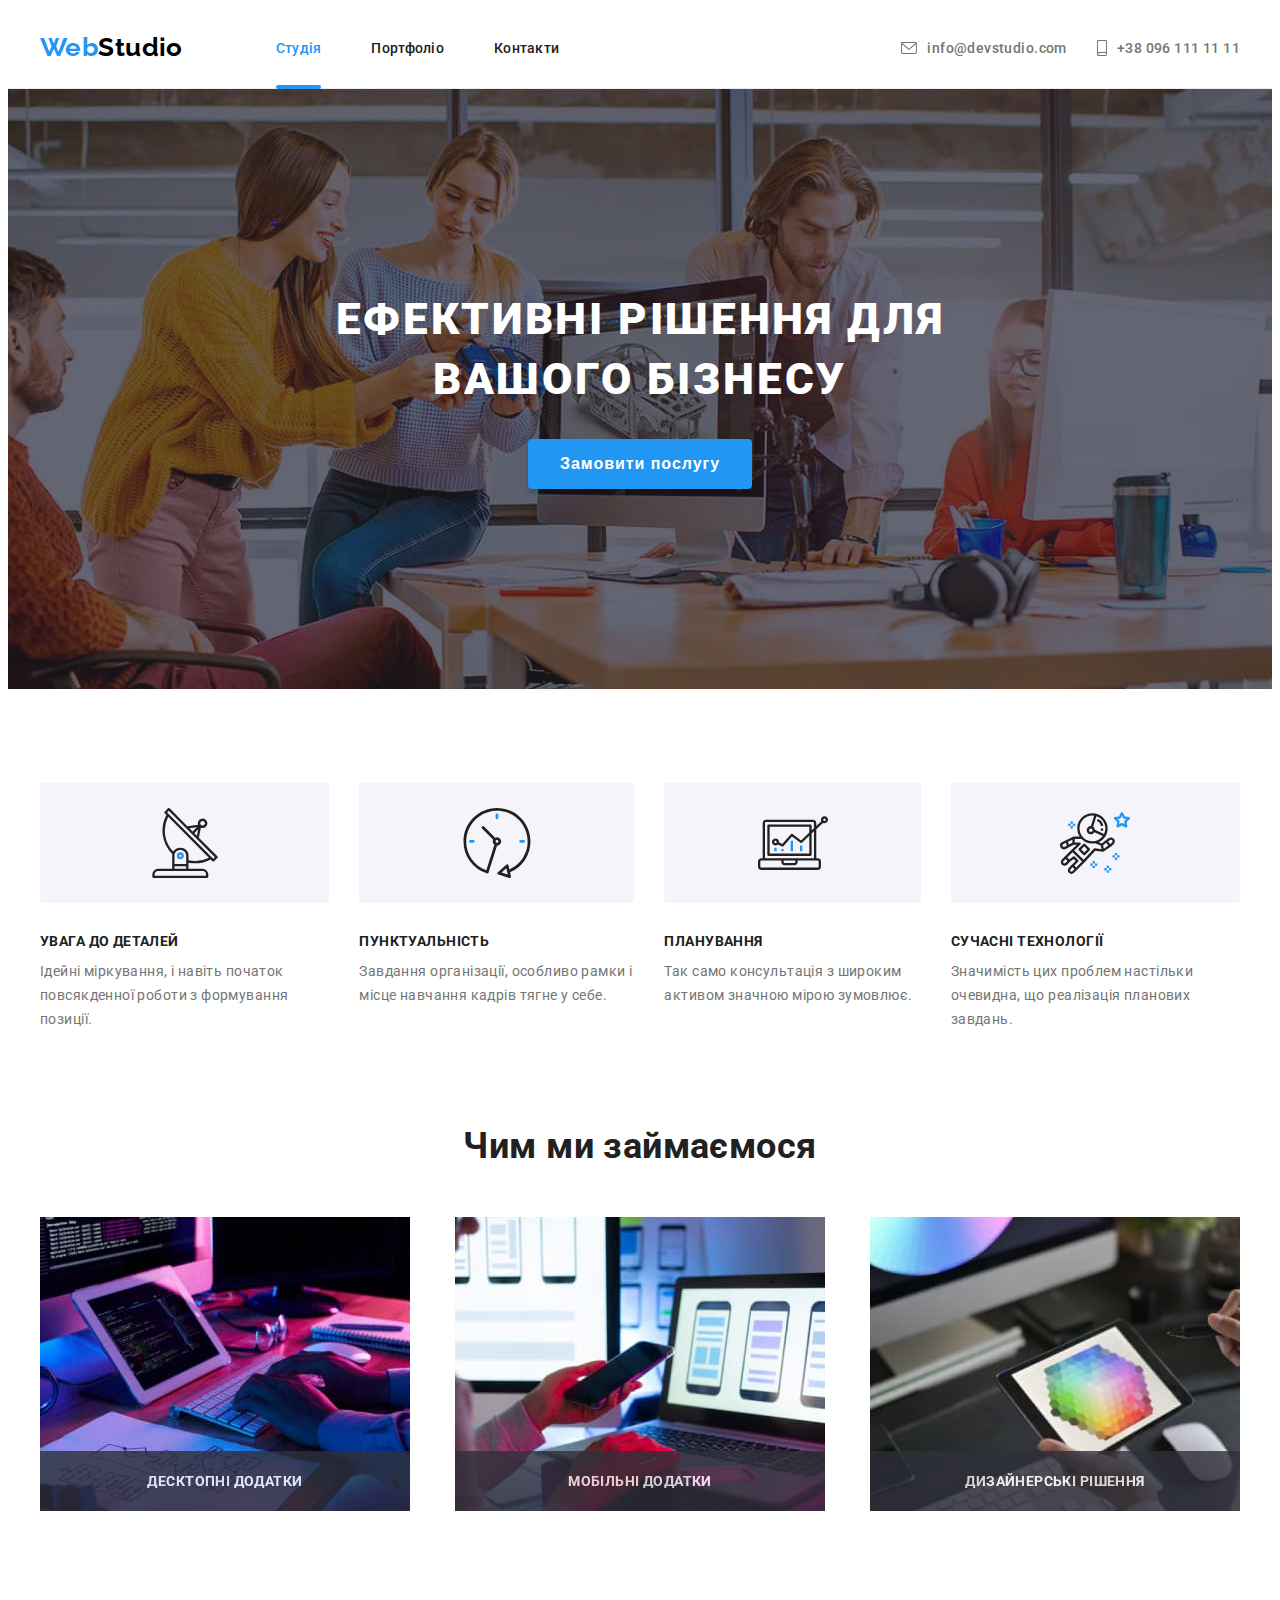
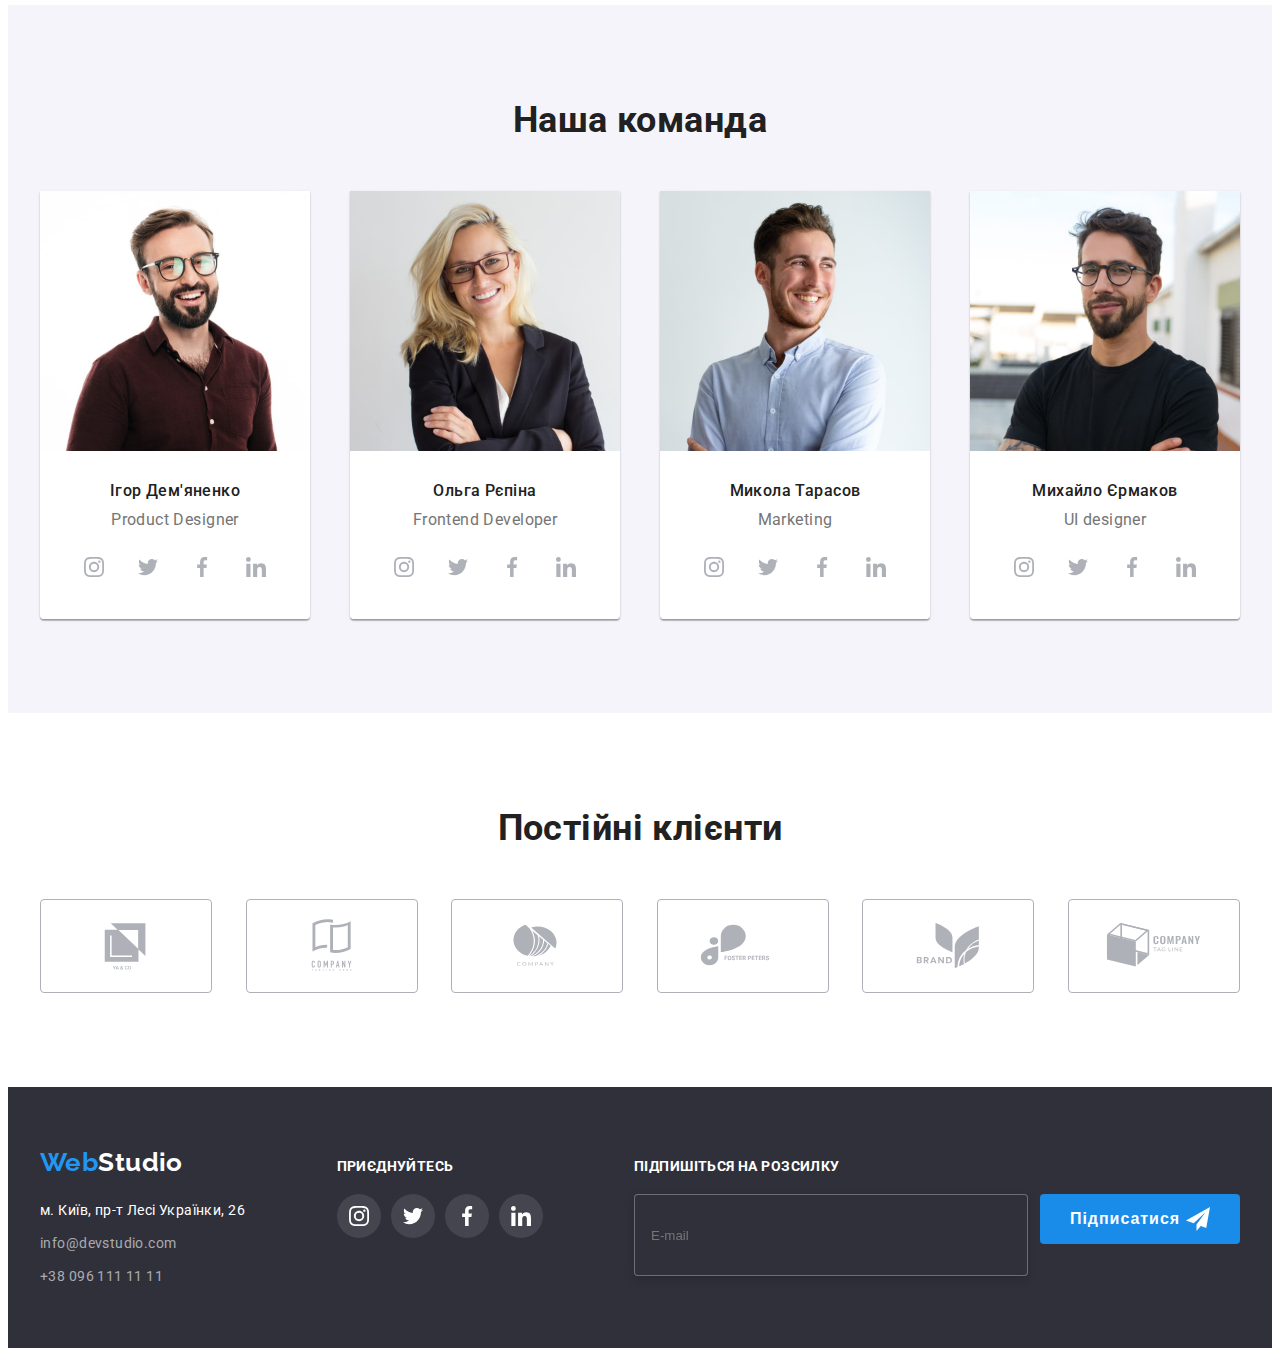
<file: index.html>
<!DOCTYPE html>
<html lang="uk">
  <head>
    <meta charset="UTF-8" />
    <meta http-equiv="X-UA-Compatible" content="IE=edge" />
    <meta name="viewport" content="width=device-width, initial-scale=1.0" />
    <title>Студія</title>
    <link rel="preconnect" href="https://fonts.googleapis.com" />
    <link rel="preconnect" href="https://fonts.gstatic.com" crossorigin />
    <link
      href="https://fonts.googleapis.com/css2?family=Raleway:wght@700&family=Roboto:wght@400;500;700;900&display=swap"
      rel="stylesheet"
    />
    <link
      rel="stylesheet"
      href="https://cdnjs.cloudflare.com/ajax/libs/modern-normalize/1.1.0/modern-normalize.min.css"
      integrity="sha512-wpPYUAdjBVSE4KJnH1VR1HeZfpl1ub8YT/NKx4PuQ5NmX2tKuGu6U/JRp5y+Y8XG2tV+wKQpNHVUX03MfMFn9Q=="
      crossorigin="anonymous"
      referrerpolicy="no-referrer"
    />
    <link rel="stylesheet" href="./css/styles.css" />
  </head>
  <body>
    <header class="page-header">
      <div class="conteiner">
        <nav class="page-header__navigation">
          <a class="logo page-header__logo--main" href="./index.html">
            <span class="logo__part">Web</span>Studio
          </a>
          <ul class="page-header__nav-list">
            <li class="page-header__nav-item">
              <a
                class="page-header__nav-link page-header__nav-link--active"
                href="./index.html"
                >Студія</a
              >
            </li>
            <li class="page-header__nav-item">
              <a class="page-header__nav-link" href="./portfolio.html"
                >Портфоліо</a
              >
            </li>
            <li class="page-header__nav-item">
              <a class="page-header__nav-link" href="">Контакти</a>
            </li>
          </ul>
        </nav>
        <ul class="page-header__contact-list">
          <li class="page-header__contact-item">
            <a
              class="page-header__contact-link"
              href="mailto:info@devstudio.com"
              ><svg class="page-header__contact-icon" width="16" height="12">
                <use href="./images/symbol-defs.svg#icon-envelope"></use>
              </svg>
              info@devstudio.com</a
            >
          </li>
          <li class="page-header__contact-item">
            <a class="page-header__contact-link" href="tel:+380961111111"
              ><svg class="page-header__contact-icon" width="10" height="16">
                <use href="./images/symbol-defs.svg#icon-smartphone"></use>
              </svg>
              +38 096 111 11 11</a
            >
          </li>
        </ul>
      </div>
    </header>
    <main>
      <!--section banner-->
      <section class="section-hero">
        <div class="conteiner">
          <h1 class="section-hero__title">
            ЕФЕКТИВНІ РІШЕННЯ ДЛЯ ВАШОГО БІЗНЕСУ
          </h1>
          <button class="section-hero__button" type="button" data-modal-open>
            Замовити послугу
          </button>
          <div class="backdrop is-hidden" data-modal>
            <div class="modal">
              <button class="modal__btn-close" data-modal-close>
                <svg class="modal__icon-close" width="18" height="18">
                  <use href="./images/symbol-defs.svg#icon-close-black"></use>
                </svg>
              </button>
              <p class="modal__feedback">
                Залиште свої дані, ми вам передзвонимо
              </p>
              <form class="modal__order-service">
                <label for="name" class="modal__form-field"
                  >Ім'я
                  <input
                    class="modal__form-input"
                    type="text"
                    name="username"
                    id="name"
                    placeholder=" "
                  />
                  <svg class="modal__form-icon" width="18" height="18">
                    <use
                      href="./images/symbol-defs.svg#icon-person-black"
                    ></use>
                  </svg>
                </label>
                <label for="user-phone" class="modal__form-field"
                  >Телефон
                  <input
                    class="modal__form-input"
                    type="tel"
                    name="user-phone"
                    id="user-phone"
                  /><svg class="modal__form-icon" width="18" height="18">
                    <use href="./images/symbol-defs.svg#icon-phone-black"></use>
                  </svg>
                </label>
                <label for="user-mail" class="modal__form-field">
                  Пошта
                  <input
                    class="modal__form-input"
                    type="email"
                    name="user-mail"
                    id="user-mail"
                  /><svg class="modal__form-icon" width="18" height="18">
                    <use href="./images/symbol-defs.svg#icon-email-black"></use>
                  </svg>
                </label>
                <label
                  for="comment"
                  class="modal__form-field modal__form-field--field-comment"
                >
                  Коментар
                  <textarea
                    class="modal__form-input modal__form-input--comment"
                    id="comment"
                    name="comment"
                    rows="5"
                    placeholder="Введіть текст"
                  ></textarea>
                </label>
                <label class="modal__form-chekbox">
                  <input
                    type="checkbox"
                    name="hobby"
                    value="agreement"
                    class="modal__checkbox"
                  />

                  <span class="modal__chek-border"
                    ><svg class="modal__chek-icon" width="16" height="15">
                      <use
                        href="./images/symbol-defs.svg#icon-icon-check"
                      ></use>
                    </svg>
                  </span>
                  <span class="modal__chek-text"
                    >Погоджуюся з розсилкою та приймаю</span
                  >
                  <a href="" class="modal__form-contract"> Умови договору</a>
                </label>
                <button type="submit" class="form-btn">Відправити</button>
              </form>
            </div>
          </div>
        </div>
      </section>
      <!--section benefits-->
      <section class="section">
        <div class="conteiner">
          <h2 class="section-title visually-hidden">Переваги</h2>
          <ul class="benefits-section__list">
            <li class="benefits-section__item">
              <div class="benefits-section__box">
                <svg class="benefits-section__icon">
                  <use href="./images/symbol-defs.svg#icon-antenna"></use>
                </svg>
              </div>
              <h3 class="benefits-section__sub-title sub-title">
                УВАГА ДО ДЕТАЛЕЙ
              </h3>
              <p class="benefits-section__advantage">
                Ідейні міркування, і навіть початок повсякденної роботи з
                формування позиції.
              </p>
            </li>
            <li class="benefits-section__item">
              <div class="benefits-section__box">
                <svg class="benefits-section__icon">
                  <use href="./images/symbol-defs.svg#icon-clock"></use>
                </svg>
              </div>
              <h3 class="benefits-section__sub-title sub-title">
                ПУНКТУАЛЬНІСТЬ
              </h3>
              <p class="benefits-section__advantage">
                Завдання організації, особливо рамки і місце навчання кадрів
                тягне у себе.
              </p>
            </li>
            <li class="benefits-section__item">
              <div class="benefits-section__box">
                <svg class="benefits-section__icon">
                  <use href="./images/symbol-defs.svg#icon-diagram"></use>
                </svg>
              </div>
              <h3 class="benefits-section__sub-title sub-title">ПЛАНУВАННЯ</h3>
              <p class="benefits-section__advantage">
                Так само консультація з широким активом значною мірою зумовлює.
              </p>
            </li>
            <li class="benefits-section__item">
              <div class="benefits-section__box">
                <svg class="benefits-section__icon">
                  <use href="./images/symbol-defs.svg#icon-astronaut"></use>
                </svg>
              </div>
              <h3 class="benefits-section__sub-title sub-title">
                СУЧАСНІ ТЕХНОЛОГІЇ
              </h3>
              <p class="benefits-section__advantage">
                Значимість цих проблем настільки очевидна, що реалізація
                планових завдань.
              </p>
            </li>
          </ul>
        </div>
      </section>
      <!--section employments-->
      <section class="employments-section section">
        <div class="conteiner">
          <h2 class="section-title">Чим ми займаємося</h2>
          <ul class="employments-section__list">
            <li class="employments-section__item">
              <div class="employments-section__card">
                <img src="./images/coding.jpg" alt="кодимо" width="370" />
                <p class="employments-section__sub-title">Десктопні додатки</p>
              </div>
            </li>
            <li class="employments-section__item">
              <div class="employments-section__card">
                <img src="./images/work.jpg" alt="дизайн" width="370" />
                <p class="employments-section__sub-title">Мобільні додатки</p>
              </div>
            </li>
            <li class="employments-section__item">
              <div class="employments-section__card">
                <img
                  src="./images/take-color.jpg"
                  alt="вибір кольору"
                  width="370"
                />
                <p class="employments-section__sub-title">
                  Дизайнерські рішення
                </p>
              </div>
            </li>
          </ul>
        </div>
      </section>
      <!--section team-->
      <section class="team-section section">
        <div class="conteiner">
          <h2 class="section-title">Наша команда</h2>
          <ul class="team-section__list">
            <li class="team-section__item">
              <img
                class="player__image"
                src="./images/igor-demjanenko.jpg"
                alt="Ігор_Дем'яненко"
                width="270"
              />
              <div class="player__data">
                <h3 class="player__sub-title">Ігор Дем'яненко</h3>
                <p class="player__position">Product Designer</p>
                <ul class="social-network__list">
                  <li class="social-network__item">
                    <a class="social-network__media" href="#">
                      <svg class="social-network__icon">
                        <use
                          href="./images/symbol-defs.svg#icon-instagram"
                        ></use>
                      </svg>
                    </a>
                  </li>
                  <li class="social-network__item">
                    <a class="social-network__media" href="#">
                      <svg class="social-network__icon">
                        <use href="./images/symbol-defs.svg#icon-twitter"></use>
                      </svg>
                    </a>
                  </li>
                  <li class="social-network__item">
                    <a class="social-network__media" href="#">
                      <svg class="social-network__icon">
                        <use
                          href="./images/symbol-defs.svg#icon-facebook"
                        ></use>
                      </svg>
                    </a>
                  </li>
                  <li class="social-network__item">
                    <a class="social-network__media" href="#">
                      <svg class="social-network__icon">
                        <use
                          href="./images/symbol-defs.svg#icon-linkedin"
                        ></use>
                      </svg>
                    </a>
                  </li>
                </ul>
              </div>
            </li>

            <li class="team-section__item">
              <img
                class="team-section__image"
                src="./images/olga-repina.jpg"
                alt="Ольга_Рєпіна"
                width="270"
              />
              <div class="player__data">
                <h3 class="player__sub-title">Ольга Рєпіна</h3>
                <p class="player__position">Frontend Developer</p>
                <ul class="social-network__list">
                  <li class="social-network__item">
                    <a href="#" class="social-network__media">
                      <svg class="social-network__icon">
                        <use
                          href="./images/symbol-defs.svg#icon-instagram"
                        ></use>
                      </svg>
                    </a>
                  </li>
                  <li class="social-network__item">
                    <a href="#" class="social-network__media">
                      <svg class="social-network__icon">
                        <use href="./images/symbol-defs.svg#icon-twitter"></use>
                      </svg>
                    </a>
                  </li>
                  <li class="social-network__item">
                    <a href="#" class="social-network__media">
                      <svg class="social-network__icon">
                        <use
                          href="./images/symbol-defs.svg#icon-facebook"
                        ></use>
                      </svg>
                    </a>
                  </li>
                  <li class="social-network__item">
                    <a href="#" class="social-network__media">
                      <svg class="social-network__icon">
                        <use
                          href="./images/symbol-defs.svg#icon-linkedin"
                        ></use>
                      </svg>
                    </a>
                  </li>
                </ul>
              </div>
            </li>
            <li class="team-section__item">
              <img
                class="team-section__image"
                src="./images/nikola-tarasov.jpg"
                alt="Микола_Тарасов"
                width="270"
              />
              <div class="player__data">
                <h3 class="player__sub-title">Микола Тарасов</h3>
                <p class="player__position">Marketing</p>
                <ul class="social-network__list">
                  <li class="social-network__item">
                    <a href="#" class="social-network__media">
                      <svg class="social-network__icon">
                        <use
                          href="./images/symbol-defs.svg#icon-instagram"
                        ></use>
                      </svg>
                    </a>
                  </li>
                  <li class="social-network__item">
                    <a href="#" class="social-network__media">
                      <svg class="social-network__icon">
                        <use href="./images/symbol-defs.svg#icon-twitter"></use>
                      </svg>
                    </a>
                  </li>
                  <li class="social-network__item">
                    <a href="#" class="social-network__media">
                      <svg class="social-network__icon">
                        <use
                          href="./images/symbol-defs.svg#icon-facebook"
                        ></use>
                      </svg>
                    </a>
                  </li>
                  <li class="social-network__item">
                    <a href="#" class="social-network__media">
                      <svg class="social-network__icon">
                        <use
                          href="./images/symbol-defs.svg#icon-linkedin"
                        ></use>
                      </svg>
                    </a>
                  </li>
                </ul>
              </div>
            </li>
            <li class="team-section__item">
              <img
                class="team-section__image"
                src="./images/majkl-ermakov.jpg"
                alt="Михайло_Єрмаков"
                width="270"
              />
              <div class="player__data">
                <h3 class="player__sub-title">Михайло Єрмаков</h3>
                <p class="player__position">UI designer</p>
                <ul class="social-network__list">
                  <li class="social-network__item">
                    <a href="#" class="social-network__media">
                      <svg class="social-network__icon">
                        <use
                          href="./images/symbol-defs.svg#icon-instagram"
                        ></use>
                      </svg>
                    </a>
                  </li>
                  <li class="social-network__item">
                    <a href="#" class="social-network__media">
                      <svg class="social-network__icon">
                        <use href="./images/symbol-defs.svg#icon-twitter"></use>
                      </svg>
                    </a>
                  </li>
                  <li class="social-network__item">
                    <a href="#" class="social-network__media">
                      <svg class="social-network__icon">
                        <use
                          href="./images/symbol-defs.svg#icon-facebook"
                        ></use>
                      </svg>
                    </a>
                  </li>
                  <li class="social-network__item">
                    <a href="#" class="social-network__media">
                      <svg class="social-network__icon">
                        <use
                          href="./images/symbol-defs.svg#icon-linkedin"
                        ></use>
                      </svg>
                    </a>
                  </li>
                </ul>
              </div>
            </li>
          </ul>
        </div>
      </section>
      <!--5 section clients-->
      <section class="section">
        <div class="conteiner">
          <h2 class="section-title">Постійні клієнти</h2>
          <ul class="client__list">
            <li class="client__item">
              <a class="client__link" href="#">
                <svg class="client__icon">
                  <use href="./images/symbol-defs.svg#icon-Logo-one"></use>
                </svg>
              </a>
            </li>
            <li class="client__item">
              <a href="" class="client__link">
                <svg class="client__icon">
                  <use href="./images/symbol-defs.svg#icon-Logo-two"></use>
                </svg>
              </a>
            </li>
            <li class="client__item">
              <a href="" class="client__link"
                ><svg class="client__icon">
                  <use href="./images/symbol-defs.svg#icon-Logo-three"></use>
                </svg>
              </a>
            </li>
            <li class="client__item">
              <a href="" class="client__link">
                <svg class="client__icon">
                  <use href="./images/symbol-defs.svg#icon-Logo-four"></use>
                </svg>
              </a>
            </li>
            <li class="client__item">
              <a href="" class="client__link">
                <svg class="client__icon">
                  <use href="./images/symbol-defs.svg#icon-Logo-five"></use>
                </svg>
              </a>
            </li>
            <li class="client__item">
              <a href="" class="client__link">
                <svg class="client__icon">
                  <use href="./images/symbol-defs.svg#icon-Logo-six"></use>
                </svg>
              </a>
            </li>
          </ul>
        </div>
      </section>
    </main>
    <footer class="footer">
      <div class="conteiner">
        <div class="footer-contacts">
          <a href="index.html" class="logo footer-contact__logo--dark"
            ><span class="logo__part">Web</span>Studio</a
          >
          <address>
            <ul class="footer-contacts__list">
              <li class="footer-contacts__item">
                <a
                  href="https://goo.gl/maps/CPtrU1FHBa2aNyZL9"
                  target="_blank"
                  rel="noopener noreferrer nofollow"
                  class="footer-contacts__map"
                  >м. Київ, пр-т Лесі Українки, 26</a
                >
              </li>
              <li class="footer-contacts__item">
                <a href="mailto:info@devstudio.com" class="footer-contact__link"
                  >info@devstudio.com</a
                >
              </li>
              <li class="footer-contacts__item">
                <a href="tel:+380961111111" class="footer-contact__link"
                  >+38 096 111 11 11</a
                >
              </li>
            </ul>
          </address>
        </div>
        <div class="footer-media">
          <p class="footer-media__sub-title">приєднуйтесь</p>
          <ul class="social-network__list">
            <li class="social-network__item">
              <a
                href="#"
                class="social-network__media social-network__media--footer-style"
              >
                <svg class="social-network__icon">
                  <use href="./images/symbol-defs.svg#icon-instagram"></use>
                </svg>
              </a>
            </li>
            <li class="social-network__item">
              <a
                href="#"
                class="social-network__media social-network__media--footer-style"
              >
                <svg class="social-network__icon">
                  <use href="./images/symbol-defs.svg#icon-twitter"></use>
                </svg>
              </a>
            </li>
            <li class="social-network__item">
              <a
                href="#"
                class="social-network__media social-network__media--footer-style"
              >
                <svg class="social-network__icon">
                  <use href="./images/symbol-defs.svg#icon-facebook"></use>
                </svg>
              </a>
            </li>
            <li class="social-network__item">
              <a
                href="#"
                class="social-network__media social-network__media--footer-style"
              >
                <svg class="social-network__icon">
                  <use href="./images/symbol-defs.svg#icon-linkedin"></use>
                </svg>
              </a>
            </li>
          </ul>
        </div>
        <div class="footer-subscribe">
          <p class="footer-media__sub-title">Підпишіться на розсилку</p>
          <form class="form-subscribe__form">
            <label for="subscribe-mail" class="form-subscribe__field">
              <input
                class="form-subscribe__input"
                type="email"
                name="subscribe-mail"
                id="subscribe-mail"
                placeholder="E-mail"
              />
            </label>
            <button type="submit" class="form-btn form-btn--footer-style">
              Підписатися
              <svg class="form-btn__icon-footer" width="24" height="24">
                <use href="./images/symbol-defs.svg#icon-icon-send"></use>
              </svg>
            </button>
          </form>
        </div>
      </div>
    </footer>
    <script src="./js/modal.js"></script>
  </body>
</html>
</file>
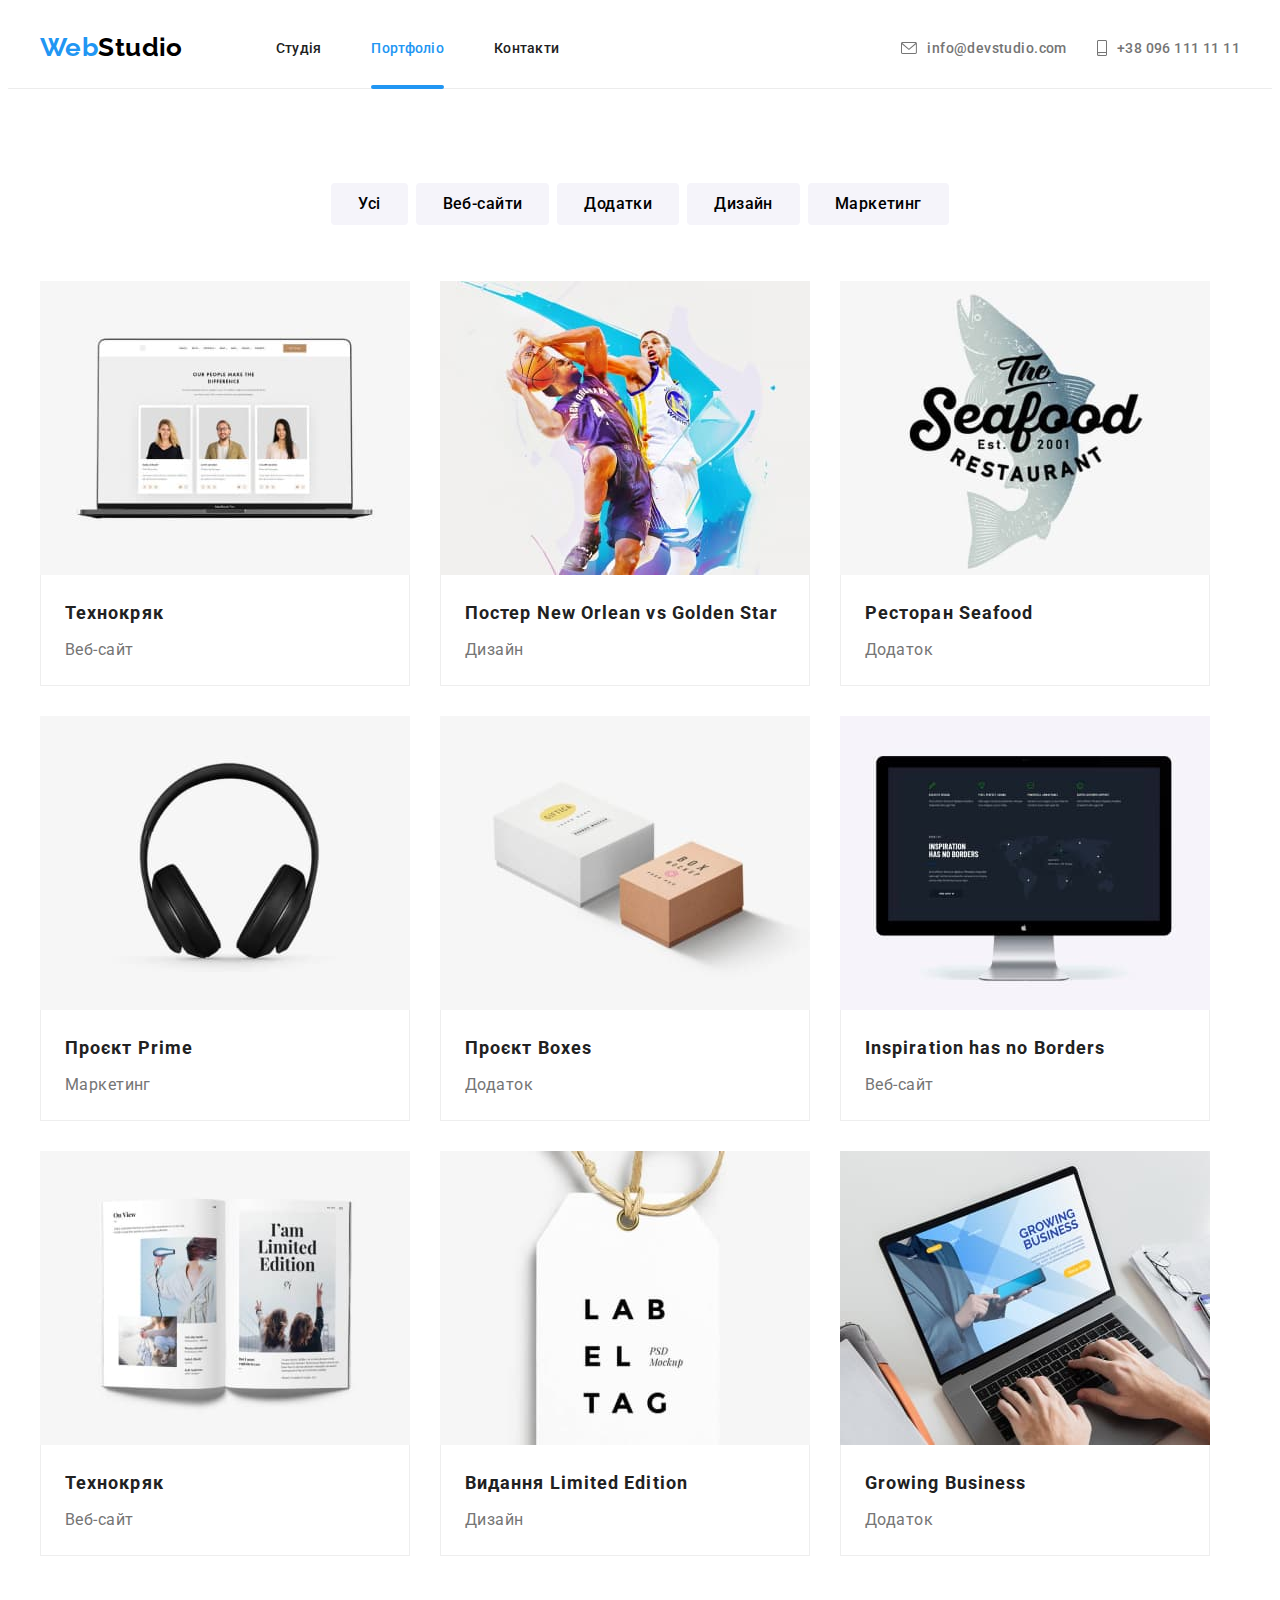
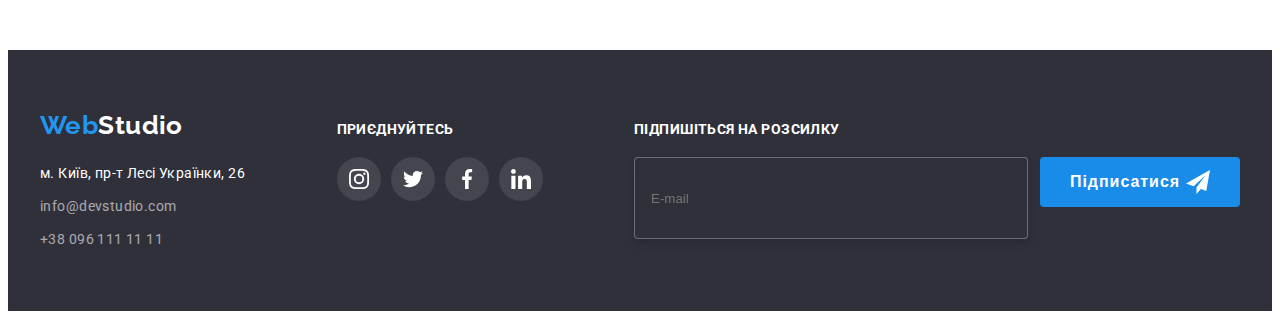
<file: portfolio.html>
<!DOCTYPE html>
<html lang="uk">
  <head>
    <meta charset="UTF-8" />
    <meta http-equiv="X-UA-Compatible" content="IE=edge" />
    <meta name="viewport" content="width=device-width, initial-scale=1.0" />
    <title>Портфоліо</title>
    <link rel="preconnect" href="https://fonts.googleapis.com" />
    <link rel="preconnect" href="https://fonts.gstatic.com" crossorigin />
    <link
      href="https://fonts.googleapis.com/css2?family=Raleway:wght@700&family=Roboto:wght@400;500;700;900&display=swap"
      rel="stylesheet"
    />
    <link
      rel="stylesheet"
      href="https://cdnjs.cloudflare.com/ajax/libs/modern-normalize/1.1.0/modern-normalize.min.css"
      integrity="sha512-wpPYUAdjBVSE4KJnH1VR1HeZfpl1ub8YT/NKx4PuQ5NmX2tKuGu6U/JRp5y+Y8XG2tV+wKQpNHVUX03MfMFn9Q=="
      crossorigin="anonymous"
      referrerpolicy="no-referrer"
    />
    <link rel="stylesheet" href="./css/styles.css" />
  </head>
  <body>
    <header class="page-header">
      <div class="conteiner">
        <nav class="page-header__navigation">
          <a class="logo page-header__logo--main" href="./index.html">
            <span class="logo__part">Web</span>Studio
          </a>
          <ul class="page-header__nav-list">
            <li class="page-header__nav-item">
              <a class="page-header__nav-link" href="./index.html">Студія</a>
            </li>
            <li class="page-header__nav-item">
              <a
                class="page-header__nav-link page-header__nav-link--active"
                href="./portfolio.html"
                >Портфоліо</a
              >
            </li>
            <li class="page-header__nav-item">
              <a class="page-header__nav-link" href="">Контакти</a>
            </li>
          </ul>
        </nav>
        <ul class="page-header__contact-list">
          <li class="page-header__contact-item">
            <a
              class="page-header__contact-link"
              href="mailto:info@devstudio.com"
              ><svg class="page-header__contact-icon" width="16" height="12">
                <use href="./images/symbol-defs.svg#icon-envelope"></use>
              </svg>
              info@devstudio.com</a
            >
          </li>
          <li class="page-header__contact-item">
            <a class="page-header__contact-link" href="tel:+380961111111"
              ><svg class="page-header__contact-icon" width="10" height="16">
                <use href="./images/symbol-defs.svg#icon-smartphone"></use>
              </svg>
              +38 096 111 11 11</a
            >
          </li>
        </ul>
      </div>
    </header>
    <main>
      <section class="section">
        <div class="conteiner">
          <h1 class="section-title visually-hidden">проекти</h1>
          <ul class="project__filter-list">
            <li class="project__filter-item">
              <button type="button" class="project__filter-button">Усі</button>
            </li>
            <li class="project__filter-item">
              <button type="button" class="project__filter-button">
                Веб-сайти
              </button>
            </li>
            <li class="project__filter-item">
              <button type="button" class="project__filter-button">
                Додатки
              </button>
            </li>
            <li class="project__filter-item">
              <button type="button" class="project__filter-button">
                Дизайн
              </button>
            </li>
            <li class="project__filter-item">
              <button type="button" class="project__filter-button">
                Маркетинг
              </button>
            </li>
          </ul>

          <ul class="project__list">
            <li class="project__item">
              <a href="" class="project__link">
                <div class="project__card">
                  <img src="./images/laptop.jpg" alt="ноутбук" width="370" />

                  <p class="project__text">
                    Ресурс пропонує комплексні пропозиції з різним рівнем
                    функціоналу та сервісів. Все це дозволить відвідувачу
                    отримати вичерпні відомості про компанію чи приватну особу.
                  </p>
                </div>
                <div class="project__main-box">
                  <h3 class="project__sub-title">Технокряк</h3>
                  <p class="project__name">Веб-сайт</p>
                </div>
              </a>
            </li>
            <li class="project__item">
              <a href="" class="project__link">
                <div class="project__card">
                  <img src="./images/basket.jpg" alt="баскетбол" width="370" />

                  <p class="project__text">
                    Ресурс пропонує комплексні пропозиції з різним рівнем
                    функціоналу та сервісів. Все це дозволить відвідувачу
                    отримати вичерпні відомості про компанію чи приватну особу.
                  </p>
                </div>
                <div class="project__main-box">
                  <h3 class="project__sub-title">
                    Постер New Orlean vs Golden Star
                  </h3>
                  <p class="project__name">Дизайн</p>
                </div>
              </a>
            </li>
            <li class="project__item">
              <a href="" class="project__link">
                <div class="project__card">
                  <img src="./images/fish.jpg" alt="риба" width="370" />

                  <p class="project__text">
                    Ресурс пропонує комплексні пропозиції з різним рівнем
                    функціоналу та сервісів. Все це дозволить відвідувачу
                    отримати вичерпні відомості про компанію чи приватну особу.
                  </p>
                </div>
                <div class="project__main-box">
                  <h3 class="project__sub-title">Ресторан Seafood</h3>
                  <p class="project__name">Додаток</p>
                </div>
              </a>
            </li>
            <li class="project__item">
              <a href="" class="project__link">
                <div class="project__card">
                  <img
                    src="./images/headphones.jpg"
                    alt="навушники"
                    width="370"
                  />

                  <p class="project__text">
                    Ресурс пропонує комплексні пропозиції з різним рівнем
                    функціоналу та сервісів. Все це дозволить відвідувачу
                    отримати вичерпні відомості про компанію чи приватну особу.
                  </p>
                </div>
                <div class="project__main-box">
                  <h3 class="project__sub-title">Проєкт Prime</h3>
                  <p class="project__name">Маркетинг</p>
                </div>
              </a>
            </li>
            <li class="project__item">
              <a href="" class="project__link">
                <div class="project__card">
                  <img src="./images/boxes.jpg" alt="коробки" width="370" />

                  <p class="project__text">
                    Ресурс пропонує комплексні пропозиції з різним рівнем
                    функціоналу та сервісів. Все це дозволить відвідувачу
                    отримати вичерпні відомості про компанію чи приватну особу.
                  </p>
                </div>
                <div class="project__main-box">
                  <h3 class="project__sub-title">Проєкт Boxes</h3>
                  <p class="project__name">Додаток</p>
                </div>
              </a>
            </li>
            <li class="project__item">
              <a href="" class="project__link">
                <div class="project__card">
                  <img src="./images/desktop.jpg" alt="монітор" width="370" />

                  <p class="project__text">
                    Ресурс пропонує комплексні пропозиції з різним рівнем
                    функціоналу та сервісів. Все це дозволить відвідувачу
                    отримати вичерпні відомості про компанію чи приватну особу.
                  </p>
                </div>
                <div class="project__main-box">
                  <h3 class="project__sub-title">Inspiration has no Borders</h3>
                  <p class="project__name">Веб-сайт</p>
                </div>
              </a>
            </li>
            <li class="project__item">
              <a href="" class="project__link">
                <div class="project__card">
                  <img src="./images/magazine.jpg" alt="журнал" width="370" />

                  <p class="project__text">
                    Ресурс пропонує комплексні пропозиції з різним рівнем
                    функціоналу та сервісів. Все це дозволить відвідувачу
                    отримати вичерпні відомості про компанію чи приватну особу.
                  </p>
                </div>
                <div class="project__main-box">
                  <h3 class="project__sub-title">Технокряк</h3>
                  <p class="project__name">Веб-сайт</p>
                </div>
              </a>
            </li>
            <li class="project__item">
              <a href="" class="project__link">
                <div class="project__card">
                  <img src="./images/labeltag.jpg" alt="цінник" width="370" />

                  <p class="project__text">
                    Ресурс пропонує комплексні пропозиції з різним рівнем
                    функціоналу та сервісів. Все це дозволить відвідувачу
                    отримати вичерпні відомості про компанію чи приватну особу.
                  </p>
                </div>
                <div class="project__main-box">
                  <h3 class="project__sub-title">Видання Limited Edition</h3>
                  <p class="project__name">Дизайн</p>
                </div>
              </a>
            </li>
            <li class="project__item">
              <a href="" class="project__link">
                <div class="project__card">
                  <img src="./images/wework.jpg" alt="працюємо" width="370" />

                  <p class="project__text">
                    Ресурс пропонує комплексні пропозиції з різним рівнем
                    функціоналу та сервісів. Все це дозволить відвідувачу
                    отримати вичерпні відомості про компанію чи приватну особу.
                  </p>
                </div>
                <div class="project__main-box">
                  <h3 class="project__sub-title">Growing Business</h3>
                  <p class="project__name">Додаток</p>
                </div>
              </a>
            </li>
          </ul>
        </div>
      </section>
    </main>
    <footer class="footer">
      <div class="conteiner">
        <div class="footer-contacts">
          <a href="index.html" class="logo footer-contact__logo--dark"
            ><span class="logo__part">Web</span>Studio</a
          >
          <address>
            <ul class="footer-contacts__list">
              <li class="footer-contacts__item">
                <a
                  href="https://goo.gl/maps/CPtrU1FHBa2aNyZL9"
                  target="_blank"
                  rel="noopener noreferrer nofollow"
                  class="footer-contacts__map"
                  >м. Київ, пр-т Лесі Українки, 26</a
                >
              </li>
              <li class="footer-contacts__item">
                <a href="mailto:info@devstudio.com" class="footer-contact__link"
                  >info@devstudio.com</a
                >
              </li>
              <li class="footer-contacts__item">
                <a href="tel:+380961111111" class="footer-contact__link"
                  >+38 096 111 11 11</a
                >
              </li>
            </ul>
          </address>
        </div>
        <div class="footer-media">
          <p class="footer-media__sub-title">приєднуйтесь</p>
          <ul class="social-network__list">
            <li class="social-network__item">
              <a
                href="#"
                class="social-network__media social-network__media--footer-style"
              >
                <svg class="social-network__icon">
                  <use href="./images/symbol-defs.svg#icon-instagram"></use>
                </svg>
              </a>
            </li>
            <li class="social-network__item">
              <a
                href="#"
                class="social-network__media social-network__media--footer-style"
              >
                <svg class="social-network__icon">
                  <use href="./images/symbol-defs.svg#icon-twitter"></use>
                </svg>
              </a>
            </li>
            <li class="social-network__item">
              <a
                href="#"
                class="social-network__media social-network__media--footer-style"
              >
                <svg class="social-network__icon">
                  <use href="./images/symbol-defs.svg#icon-facebook"></use>
                </svg>
              </a>
            </li>
            <li class="social-network__item">
              <a
                href="#"
                class="social-network__media social-network__media--footer-style"
              >
                <svg class="social-network__icon">
                  <use href="./images/symbol-defs.svg#icon-linkedin"></use>
                </svg>
              </a>
            </li>
          </ul>
        </div>
        <div class="footer-subscribe">
          <p class="footer-media__sub-title">Підпишіться на розсилку</p>
          <form class="form-subscribe__form">
            <label for="user-mail" class="form-subscribe__field">
              <input
                class="form-subscribe__input"
                type="email"
                name="subscribe-mail"
                id="user-mail"
                placeholder="E-mail"
              />
            </label>
            <button type="submit" class="form-btn form-btn--footer-style">
              Підписатися
              <svg class="form-btn__icon-footer" width="24" height="24">
                <use href="./images/symbol-defs.svg#icon-icon-send"></use>
              </svg>
            </button>
          </form>
        </div>
      </div>
    </footer>
  </body>
</html>
</file>
<file: css/styles.css>
:root {
  --brand-color: #2196f3;
  --main-text-color: #212121;
  --other-text-color: #757575;
  --background-main: #ffffff;
  --other-bg: #f5f4fa;
  --icon-color: #afb1b8;
  --dark-bg: #2f303a;
}

body {
  font-family: "Roboto", sans-serif;
  font-size: 14px;
  color: var(--main-text-color);
  letter-spacing: 0.03em;
  background-color: var(--background-main);
}

.visually-hidden {
  position: absolute;
  white-space: nowrap;
  width: 1px;
  height: 1px;
  overflow: hidden;
  border: 0;
  padding: 0;
  clip: rect(0 0 0 0);
  clip-path: inset(50%);
  margin: -1px;
}

.conteiner {
  width: 1200px;
  padding-left: 15px;
  padding-right: 15px;
  margin-right: auto;
  margin-left: auto;
}

.section {
  padding-top: 94px;
  padding-bottom: 94px;
}

img,
svg {
  display: block;
}
/*стилі шапки(header)*/
.page-header {
  background-color: var(--background-main);
  border-bottom: 1px solid #ececec;
}

.page-header .conteiner {
  display: flex;
}

.page-header__navigation {
  display: flex;
  align-items: center;
}

.page-header__logo--main {
  margin-right: 93px;
  padding-top: 24px;
  padding-bottom: 25px;

  color: #000000;
}

.logo {
  font-family: "Raleway";
  font-style: normal;
  font-weight: 700;
  font-size: 26px;
  line-height: calc(31 / 26);
  text-decoration: none;
}

.logo__part {
  color: var(--brand-color);
}

.page-header__nav-item:not(:last-child) {
  margin-right: 50px;
}

.page-header__nav-list {
  display: flex;
  margin: 0;
  padding-left: 0;
  list-style: none;
}

.page-header__nav-link {
  display: block;
  position: relative;
  padding: 32px 0;

  font-weight: 500;
  line-height: calc(16 / 14);
  letter-spacing: 0.02em;
  text-decoration: none;

  color: var(--main-text-color);
  transition: color 250ms cubic-bezier(0.4, 0, 0.2, 1);
}

.page-header__nav-link--active::after {
  position: absolute;
  bottom: -1px;
  border-radius: 2px;
  left: 0;
  content: "";
  width: 100%;
  height: 4px;

  background-color: var(--brand-color);
}

.page-header__nav-link:hover,
.page-header__nav-link:focus {
  color: var(--brand-color);
}
.page-header__nav-link--active {
  color: var(--brand-color);
}

.page-header__contact-list {
  display: flex;
  margin: 0;
  padding-left: 0;
  margin-left: auto;
  list-style: none;
}

.page-header__contact-item:not(:last-child) {
  margin-right: 30px;
}

.page-header__contact-icon {
  margin-right: 10px;

  fill: currentColor;
}

.page-header__contact-link {
  display: flex;
  align-items: center;
  padding: 32px 0;

  font-weight: 500;
  line-height: calc(16 / 14);
  text-decoration: none;

  transition: color 250ms cubic-bezier(0.4, 0, 0.2, 1),
    fill 250ms cubic-bezier(0.4, 0, 0.2, 1);
  color: var(--other-text-color);
}

.page-header__contact-link:hover,
.page-header__contact-link:focus {
  color: var(--brand-color);
}

/*стилі студії(1я страниця)
1-я секція*/

.section-hero {
  padding-top: 200px;
  padding-bottom: 200px;
  margin-right: auto;
  margin-left: auto;
  max-width: 1600px;

  background-image: linear-gradient(
      rgba(47, 48, 58, 0.4),
      rgba(47, 48, 58, 0.4)
    ),
    url("../images/bghero.jpg");
  background-repeat: no-repeat;
  background-position: center;
  background-color: var(--dark-bg);
}

.section-hero__title {
  width: 696px;
  font-weight: 900;
  font-size: 44px;
  line-height: calc(60 / 44);
  text-align: center;
  letter-spacing: 0.06em;
  text-transform: uppercase;

  color: var(--background-main);

  margin: 0 auto 30px;
}

.section-hero__button {
  display: block;
  margin-left: auto;
  margin-right: auto;
  min-width: 216px;
  padding: 10px 32px;
  border: none;
  box-shadow: 0px 4px 4px rgba(0, 0, 0, 0.15);
  border-radius: 4px;
  cursor: pointer;

  font-weight: 700;
  font-size: 16px;
  line-height: calc(30 / 16);
  letter-spacing: 0.06em;

  background-color: var(--brand-color);
  color: var(--background-main);
  transition: background-color 250ms cubic-bezier(0.4, 0, 0.2, 1);
}

.section-hero__button:hover,
.section-hero__button:focus {
  background-color: #188ce8;
}

/* backdrop for modal window */

.backdrop {
  position: fixed;
  z-index: 51;
  top: 0;
  left: 0;
  width: 100%;
  height: 100%;
  background-color: rgba(0, 0, 0, 0.2);
  transition: opacity 250ms cubic-bezier(0.4, 0, 0.2, 1);
}

.backdrop.is-hidden {
  opacity: 0;
  pointer-events: none;
}

.backdrop.is-hidden .modal {
  transform: translate(-50%, -50%) scale(1.1);
  transition: transform 250ms cubic-bezier(0.4, 0, 0.2, 1);
}

.modal {
  position: absolute;
  top: 50%;
  left: 50%;
  padding: 40px;
  width: 528px;
  height: 581px;

  opacity: 1;
  border-radius: 4px;
  background: var(--background-main);
  box-shadow: 0px 1px 3px rgba(0, 0, 0, 0.12), 0px 1px 1px rgba(0, 0, 0, 0.14),
    0px 2px 1px rgba(0, 0, 0, 0.2);

  transform: scale(1) translate(-50%, -50%);
  transition: transform 250ms cubic-bezier(0.4, 0, 0.2, 1);
}

.modal__btn-close {
  position: absolute;
  display: flex;
  align-items: center;
  justify-content: center;
  top: 8px;
  right: 8px;
  width: 30px;
  height: 30px;
  padding: 0;

  cursor: pointer;
  border-radius: 50%;
  background: #ffffff;
  border: 1px solid rgba(0, 0, 0, 0.1);
  fill: currentColor;

  transition: fill 250ms cubic-bezier(0.4, 0, 0.2, 1);
}

.modal__btn-close:hover,
.modal__btn-close:focus {
  fill: var(--brand-color);
}

.modal__feedback {
  margin-top: 0;
  margin-bottom: 12px;

  font-weight: 700;
  font-size: 20px;
  line-height: calc(23 / 20);
  text-align: center;

  color: var(--main-text-color);
}
/* madal form */
.modal__order-service {
  display: flex;
  flex-direction: column;

  font-weight: 400;
  font-size: 12px;
  line-height: calc(14 / 12);
  letter-spacing: 0.01em;

  color: var(--other-text-color);
}

.modal__form-field {
  position: relative;
  display: flex;
  flex-direction: column;
  margin-bottom: 10px;
}

.modal__form-field--field-comment {
  margin-bottom: 20px;
}

.modal__form-input {
  height: 40px;
  padding: 12px 42px;
  margin-top: 4px;

  cursor: pointer;
  border: 1px solid rgba(33, 33, 33, 0.2);
  border-radius: 4px;
  transition: color 250ms cubic-bezier(0.4, 0, 0.2, 1);
}

.modal__form-icon {
  position: absolute;
  bottom: 11px;
  left: 12px;
  transition: color 250ms cubic-bezier(0.4, 0, 0.2, 1);
}

.modal__form-input:focus-visible {
  outline: 1px solid var(--brand-color);
}

.modal__form-input:focus + .modal__form-icon {
  fill: var(--brand-color);
  filter: drop-shadow(0px 4px 4px rgba(0, 0, 0, 0.5));
}

.modal__form-input--comment {
  padding: 12px 16px;
  resize: none;
  height: 120px;
}
.modal__form-input--comment::placeholder {
  color: rgba(117, 117, 117, 0.5);
}

.modal__form-chekbox {
  display: flex;
  align-items: center;
  cursor: pointer;

  margin: 0 auto 30px;

  font-size: 14px;
  line-height: calc(24 / 14);
}

.modal__checkbox {
  position: absolute;
  white-space: nowrap;
  width: 1px;
  height: 1px;
  overflow: hidden;
  border: 0;
  padding: 0;
  clip: rect(0 0 0 0);
  clip-path: inset(50%);
  margin: -1px;
}

.modal__form-contract {
  margin-left: 3px;
  color: var(--brand-color);
}

.modal__chek-border {
  position: relative;
  display: inline-block;
  margin-right: 8px;
  width: 16px;
  height: 15px;
  color: transparent;
  border: 2px solid #000000;
  border-radius: 4px;
  transition: border 250ms cubic-bezier(0.4, 0, 0.2, 1);
}
.modal__chek-icon {
  position: absolute;
  left: -2px;
  top: -2px;
  opacity: 0;
  fill: var(--background-main);
  transition: fill 250ms cubic-bezier(0.4, 0, 0.2, 1),
    opacity 250ms cubic-bezier(0.4, 0, 0.2, 1);
}

.modal__checkbox:checked ~ .modal__chek-border,
.modal__checkbox:checked ~ .modal__chek-border .modal__chek-icon {
  fill: var(--brand-color);
  border-color: var(--brand-color);
  opacity: 1;
}

.form-btn {
  width: 200px;
  height: 50px;
  margin: 0 auto;

  text-align: center;
  font-weight: 700;
  font-size: 16px;
  line-height: calc(30 / 16);
  letter-spacing: 0.06em;
  cursor: pointer;

  color: var(--background-main);
  background-color: #188ce8;
  border-color: transparent;
  border-radius: 4px;
}
.form-btn:hover {
  box-shadow: 0px 4px 4px rgba(0, 0, 0, 0.15);
}
/*2я секція - переваги*/
/*стилі заголовків сецій 2-4*/

.section-title {
  margin-top: 0;
  margin-bottom: 50px;

  font-size: 36px;
  line-height: calc(42 / 36);
  text-align: center;
}

.benefits-section__list {
  display: flex;
  gap: 30px;
  margin: 0;
  padding: 0;
  list-style: none;
}

.benefits-section__item {
  flex-basis: calc((100%-90px) / 4);
}

.benefits-section__box {
  display: flex;
  align-items: center;
  justify-content: center;
  height: 120px;
  background-color: var(--other-bg);
  border-radius: 4px;
  margin-bottom: 30px;
}

.benefits-section__icon {
  width: 70px;
  height: 70px;
}

.benefits-section__sub-title {
  margin-top: 0;
  margin-bottom: 10px;

  font-size: 14px;
  line-height: calc(16 / 14);
  text-transform: uppercase;
}

.benefits-section__advantage {
  margin: 0;

  line-height: calc(24 / 14);
  color: var(--other-text-color);
}
/*3я секція - чим ми займаємося
section employments*/

.employments-section {
  padding-top: 0;
}

.employments-section__list {
  display: flex;
  justify-content: space-between;

  margin: 0;
  padding: 0;
  list-style: none;
}

.employment {
  display: block;
}
.employments-section__card {
  position: relative;
}

.employments-section__sub-title {
  position: absolute;
  bottom: 0;
  width: 100%;
  padding: 22px 0;
  margin: 0;

  font-size: 14px;
  font-weight: 700;
  line-height: calc(16 / 14);
  text-transform: uppercase;
  text-align: center;

  color: var(--background-main);
  background-color: var(--dark-bg);
  opacity: 0.8;
}
/*4а секція - наша команда*/
.team-section {
  background-color: #f5f4fa;
}

.team-section__list {
  display: flex;
  justify-content: space-between;
  margin: 0;
  padding: 0;
  list-style: none;
}

.team-section__item {
  overflow: hidden;
  border-radius: 0px 0px 4px 4px;
  box-shadow: 0px 1px 3px rgba(0, 0, 0, 0.12), 0px 1px 1px rgba(0, 0, 0, 0.14),
    0px 2px 1px rgba(0, 0, 0, 0.2);
}

.player__data {
  padding-top: 30px;
  padding-bottom: 30px;
  background: var(--background-main);
}

.player__sub-title {
  margin-bottom: 10px;
  margin-top: 0;

  font-weight: 500;
  font-size: 16px;
  line-height: calc(19 / 16);
  text-align: center;
}
.player__position {
  margin-top: 0;
  margin-bottom: 16px;

  font-size: 16px;
  line-height: calc(19 / 16);
  text-align: center;
  color: var(--other-text-color);
}

.social-network__list {
  display: flex;
  padding: 0;
  margin: 0;
  list-style: none;

  gap: 10px;
  justify-content: center;
}

.social-network__media {
  display: flex;
  align-items: center;
  justify-content: center;
  width: 44px;
  height: 44px;
  border-radius: 50%;

  text-decoration: none;
  fill: var(--icon-color);
  background-color: var(--background-main);

  transition: background-color 250ms cubic-bezier(0.4, 0, 0.2, 1),
    fill 500ms cubic-bezier(0.4, 0, 0.2, 1) 125ms;
}

.social-network__icon {
  width: 20px;
  height: 20px;
}

.social-network__media:hover,
.social-network__media:focus {
  background-color: var(--brand-color);
  fill: var(--background-main);
}

/* 5я секция */

.client__list {
  display: flex;
  justify-content: space-between;
  padding: 0;
  margin: 0;

  list-style: none;
}

.client__link {
  display: flex;
  align-items: center;
  justify-content: center;
  width: 170px;
  height: 92px;

  text-decoration: none;
  border: 1px solid var(--icon-color);
  border-radius: 4px;
  transition: fill 250ms cubic-bezier(0.4, 0, 0.2, 1),
    border 250ms cubic-bezier(0.4, 0, 0.2, 1);
}

.client__link:hover,
.client__link:focus {
  border: 1px solid var(--brand-color);
}

.client__link:hover .client__icon,
.client__link:focus .client__icon {
  fill: var(--brand-color);
}

.client__icon {
  fill: var(--icon-color);
  width: 106px;
  height: 60px;
  transition: fill 250ms cubic-bezier(0.4, 0, 0.2, 1);
}

/*стилі портфоліо(2я страниця)*/
/*  - філтер*/
.project__filter-list {
  display: flex;
  justify-content: center;
  margin-top: 0;
  margin-bottom: 56px;
  padding: 0;
  list-style: none;
}

.project__filter-item:not(:last-child) {
  margin-right: 8px;
}

.project__filter-button {
  padding: 6px 25px;

  font-family: inherit;
  letter-spacing: inherit;
  font-weight: 500;
  font-size: 16px;
  line-height: calc(26 / 16);
  text-align: center;
  cursor: pointer;

  border-radius: 4px;
  border-color: transparent;
  background-color: var(--other-bg);
  transition: color 250ms cubic-bezier(0.4, 0, 0.2, 1),
    background-color 250ms cubic-bezier(0.4, 0, 0.2, 1),
    box-shadow 250ms cubic-bezier(0.4, 0, 0.2, 1);
}
.project__filter-button:hover,
.project__filter-button:focus {
  background-color: var(--brand-color);
  color: var(--background-main);
  box-shadow: 0px 3px 1px rgba(0, 0, 0, 0.1), 0px 1px 2px rgba(0, 0, 0, 0.08),
    0px 2px 2px rgba(0, 0, 0, 0.12);
}
/*2а секція - розділи*/

.project__list {
  display: flex;
  flex-wrap: wrap;
  gap: 30px;

  margin: 0;
  padding: 0;
  list-style: none;
}

.project__item {
  width: 370px;
  background: var(--background-main);
  transition: box-shadow 250ms cubic-bezier(0.4, 0, 0.2, 1);
}

.project__item:hover,
.project__item:focus {
  box-shadow: 0px 1px 1px rgba(0, 0, 0, 0.12), 0px 4px 4px rgba(0, 0, 0, 0.06),
    1px 4px 6px rgba(0, 0, 0, 0.16);
}

.project__link {
  text-decoration: none;
}

.project__card {
  position: relative;
  overflow: hidden;
}

.project__item:hover .project__text {
  transform: translateY(0);
}

.project__text {
  margin: 0;
  font-size: 18px;
  line-height: calc(28 / 18);
  color: var(--background-main);

  position: absolute;
  top: 1px;
  left: 0;
  width: 100%;
  height: 100%;
  padding: 63px 24px;
  transform: translateY(100%);
  transition: transform 250ms cubic-bezier(0.4, 0, 0.2, 1);

  background-color: var(--brand-color);
  opacity: 0.9;
}

.project__main-box {
  border: 1px solid #eeeeee;
  border-top: none;
  padding: 20px 24px;
}

.project__sub-title {
  font-size: 18px;
  line-height: calc(36 / 18);
  letter-spacing: 0.06em;
  margin-top: 0;
  margin-bottom: 4px;
  color: var(--main-text-color);
}
.project__name {
  font-size: 16px;
  line-height: calc(30 / 16);
  color: var(--other-text-color);
  margin: 0;
}
/*стилі підвала(footer)*/
.footer {
  background-color: var(--dark-bg);
  padding: 60px 0;
}

.footer .conteiner {
  display: flex;
  align-items: baseline;
  justify-content: space-between;
}

.footer-contact__logo--dark {
  display: block;
  color: var(--background-main);
  margin-right: 0;
  margin-bottom: 20px;
  padding: 0;
}

.footer-contacts__list {
  margin: 0;
  padding: 0;

  list-style: none;
}

.footer-contacts__item:not(:last-child) {
  margin-bottom: 9px;
}

.footer-contacts__map {
  text-decoration: none;
  font-style: normal;
  font-weight: 400;
  line-height: calc(24 / 14);
  color: var(--background-main);
}

.footer-contact__link {
  font-style: normal;
  line-height: calc(24 / 14);
  text-decoration: none;

  color: rgba(255, 255, 255, 0.6);
  transition: color 250ms cubic-bezier(0.4, 0, 0.2, 1);
}

.footer-contact__link:hover,
.footer-contact__link:focus {
  color: var(--brand-color);
}

.footer-media__sub-title {
  margin-top: 0;
  margin-bottom: 20px;

  font-size: 14px;
  line-height: calc(16 / 14);
  text-transform: uppercase;
  font-weight: 700;

  color: var(--background-main);
}

.social-network__media--footer-style {
  fill: var(--background-main);
  background-color: rgba(255, 255, 255, 0.1);
}

/* footer subscribe */

.form-subscribe__form {
  display: flex;
  justify-content: center;
}
.form-subscribe__input {
  width: 360px;
  height: 50px;
  padding: 15px 16px;
  margin-right: 12px;

  color: var(--brand-color);
  background-color: var(--dark-bg);
  border: 1px solid rgba(255, 255, 255, 0.3);
  filter: drop-shadow(0px 4px 4px rgba(0, 0, 0, 0.15));
  border-radius: 4px;
  transition: outline 250ms cubic-bezier(0.4, 0, 0.2, 1),
    border 250ms cubic-bezier(0.4, 0, 0.2, 1);
}

.form-subscribe__input:focus,
.form-subscribe__input:hover,
.form-subscribe__input:focus-visible {
  outline: 1px solid var(--brand-color);
  border: 1px solid var(--brand-color);
}

.form-btn--footer-style {
  display: flex;
  justify-content: space-between;
  align-items: center;
  padding: 0 28px;
}
</file>
